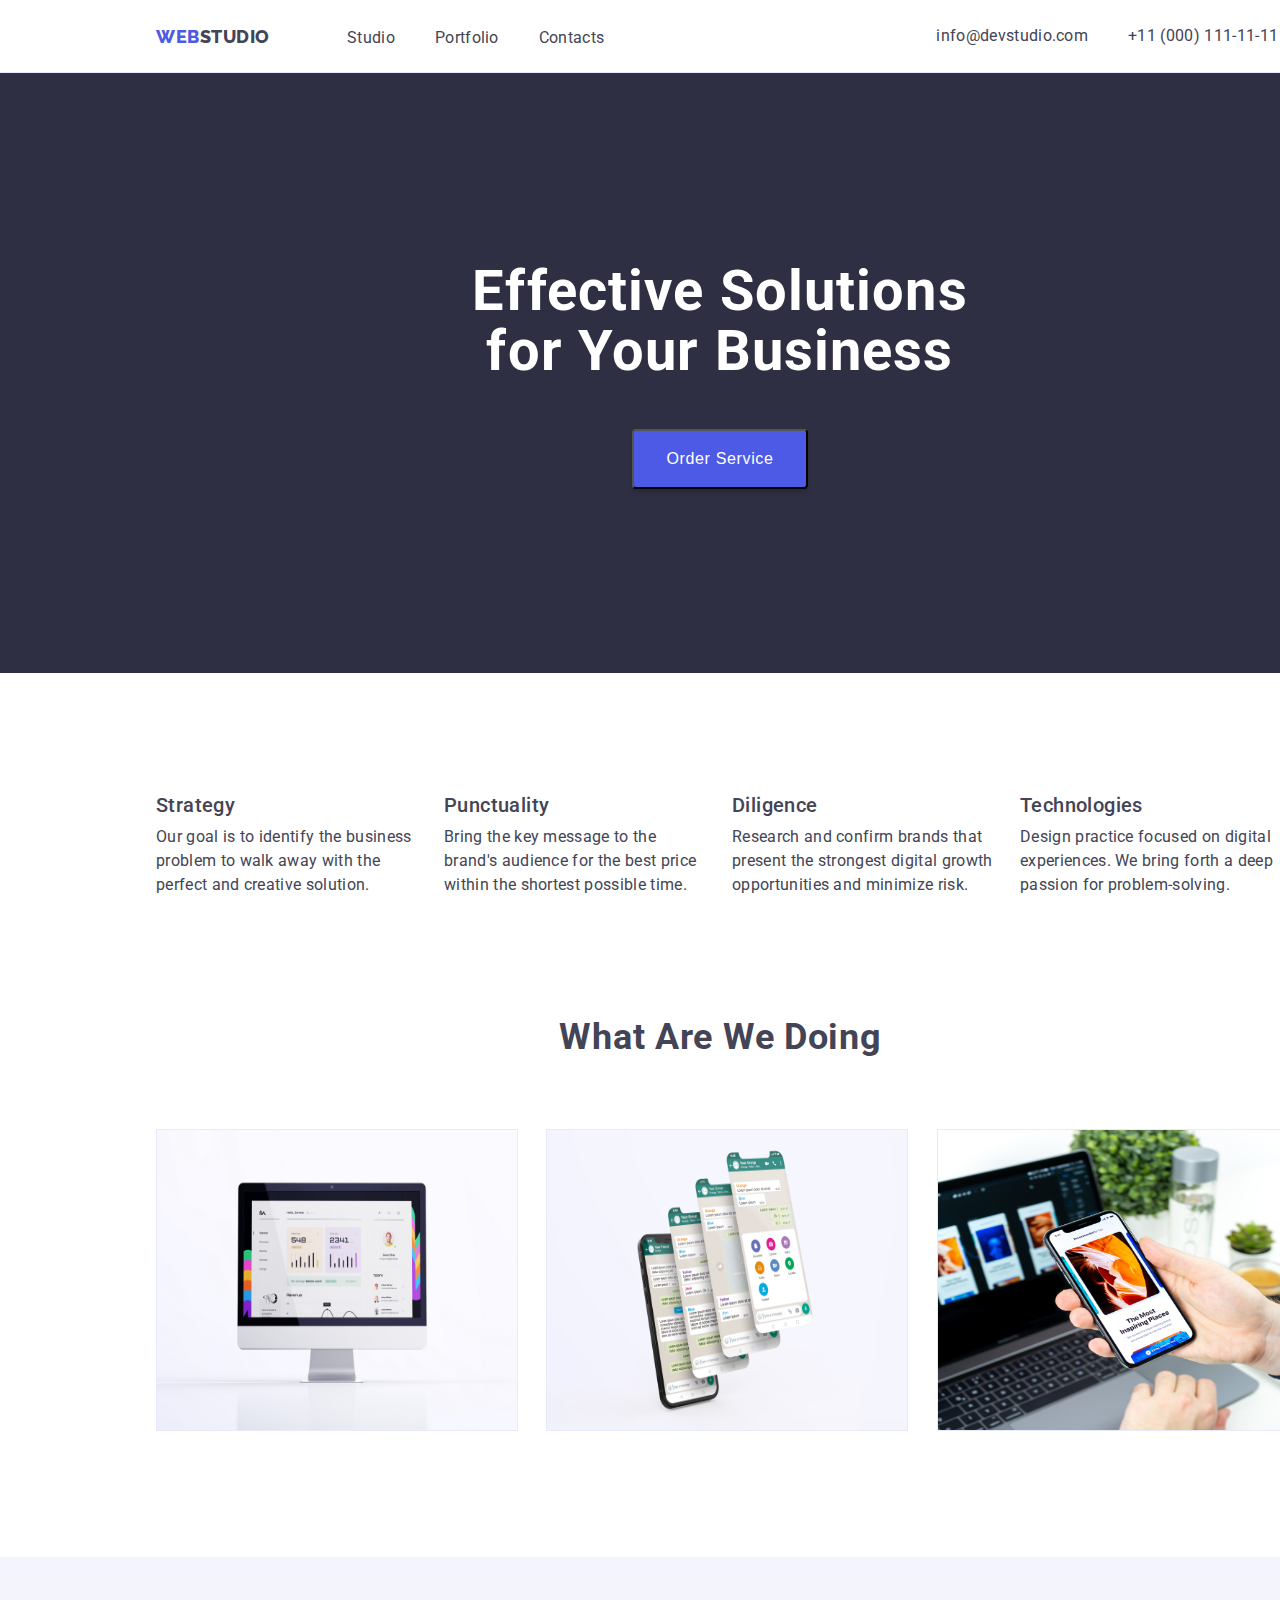
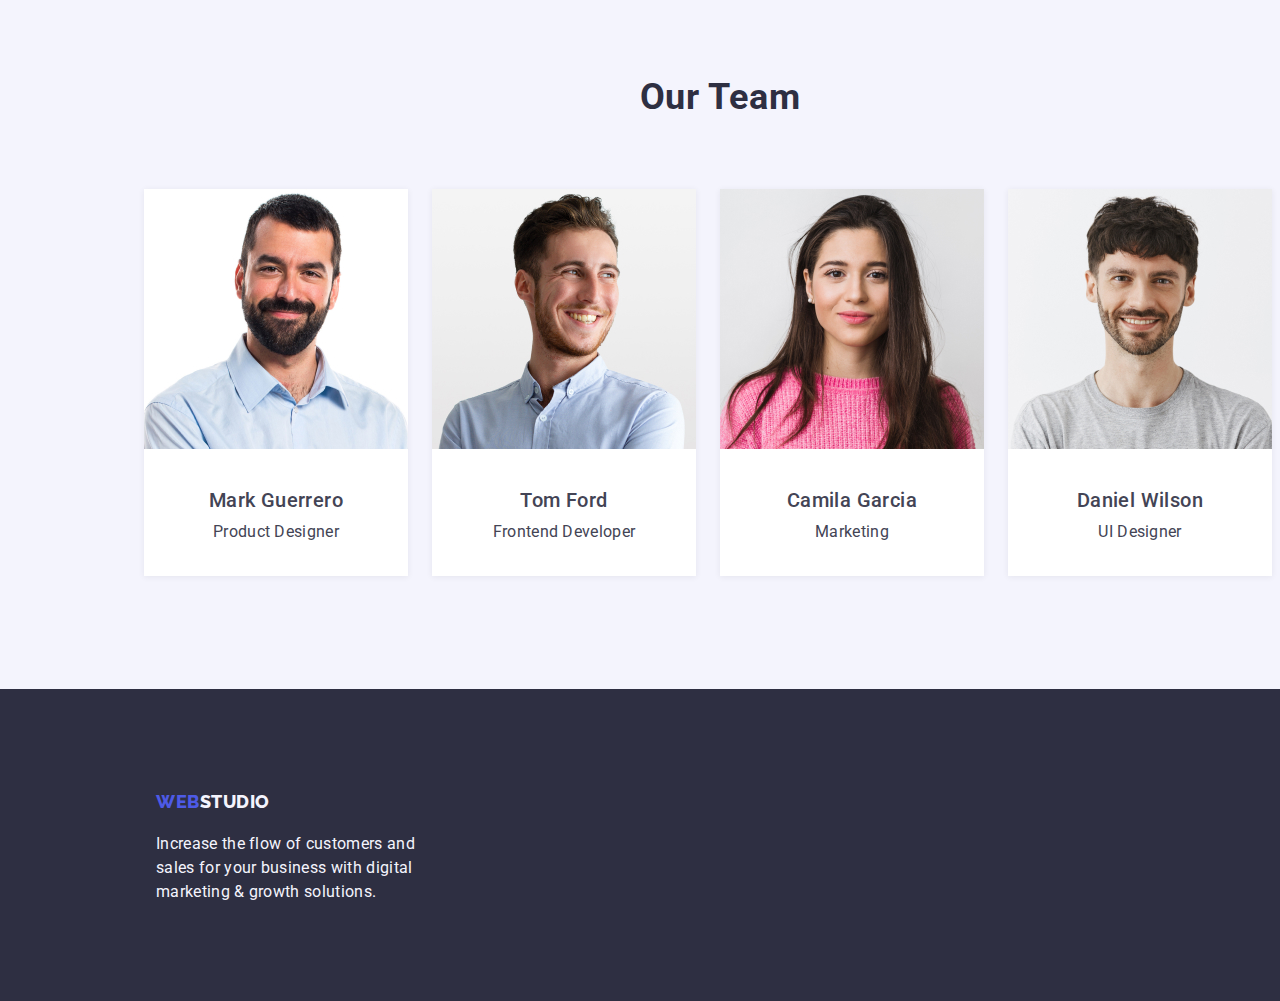
<file: index.html>
<!DOCTYPE html>
<html lang="en">
  <head>
    <meta charset="UTF-8" />
    <meta http-equiv="X-UA-Compatible" content="IE=edge" />
    <meta name="viewport" content="width=device-width, initial-scale=1.0" />
    <link rel="preconnect" href="https://fonts.googleapis.com" />
    <link rel="preconnect" href="https://fonts.gstatic.com" crossorigin />
    <link
      href="https://fonts.googleapis.com/css2?family=Raleway:wght@800&family=Roboto:wght@400;500;700;900&display=swap"
      rel="stylesheet"
    />
    <title>Document</title>
    <link rel="stylesheet" href="css/styles.css" />
  </head>

  <body>
    <header>
      <p class="header-sitename">
        <a href="index.html"><span class="header-span">WEB</span>STUDIO</a>
      </p>
      <nav>
        <ul class="header-nav">
          <li><a href="index.html" rel="Home Page">Studio</a></li>
          <li><a href="portfolio.html" rel="Portfolio">Portfolio</a></li>
          <li><a href="#Contacts">Contacts</a></li>
        </ul>
      </nav>
      <ul class="header-contact">
        <li><a href="mailto:info@devstudio.com">info@devstudio.com</a></li>
        <li><a href="tel:+110001111111">+11 (000) 111-11-11</a></li>
      </ul>
    </header>

    <main>
      <section class="splash-header">
        <h1>Effective Solutions for Your Business</h1>
        <button type="button">Order Service</button>
      </section>

      <section class="what-are-we-doing">
        <div class="wawd-corevalues">
          <ul>
            <li>
              <h3>Strategy</h3>
              <p>
                Our goal is to identify the business problem to walk away with
                the perfect and creative solution.
              </p>
            </li>
            <li>
              <h3>Punctuality</h3>
              <p>
                Bring the key message to the brand's audience for the best price
                within the shortest possible time.
              </p>
            </li>
            <li>
              <h3>Diligence</h3>
              <p>
                Research and confirm brands that present the strongest digital
                growth opportunities and minimize risk.
              </p>
            </li>
            <li>
              <h3>Technologies</h3>
              <p>
                Design practice focused on digital experiences. We bring forth a
                deep passion for problem-solving.
              </p>
            </li>
          </ul>
        </div>

        <div class="wawd-images">
          <h2>What are we doing</h2>
          <ul>
            <li><img src="images/wawd-img1.jpg" alt="desktop monitor" /></li>
            <li><img src="images/wawd-img2.jpg" alt="phone screen layer" /></li>
            <li>
              <img src="images/wawd-img3.jpg" alt="man holding a phone" />
            </li>
          </ul>
        </div>
      </section>

      <section class="our-team">
        <h2>Our Team</h2>
        <ul>
          <li>
            <img src="images/ourteam-markguererro.jpg" alt="mark guerrero" />
            <h3>Mark Guerrero</h3>
            <p>Product Designer</p>
          </li>
          <li>
            <img src="images/ourteam-tomford.jpg" alt="tom ford" />
            <h3>Tom Ford</h3>
            <p>Frontend Developer</p>
          </li>
          <li>
            <img src="images/ourteam-camilagarcia.jpg" alt="camila garcia" />
            <h3>Camila Garcia</h3>
            <p>Marketing</p>
          </li>
          <li>
            <img src="images/ourteam-danielwilson.jpg" alt="daniel wilson" />
            <h3>Daniel Wilson</h3>
            <p>UI Designer</p>
          </li>
        </ul>
      </section>
    </main>

    <footer>
      <p class="footer-sitename">
        <a href="index.html"><span class="footer-span">WEB</span>STUDIO</a>
      </p>
      <p class="footer-text">
        Increase the flow of customers and sales for your business with digital
        marketing & growth solutions.
      </p>
    </footer>
  </body>
</html>
</file>
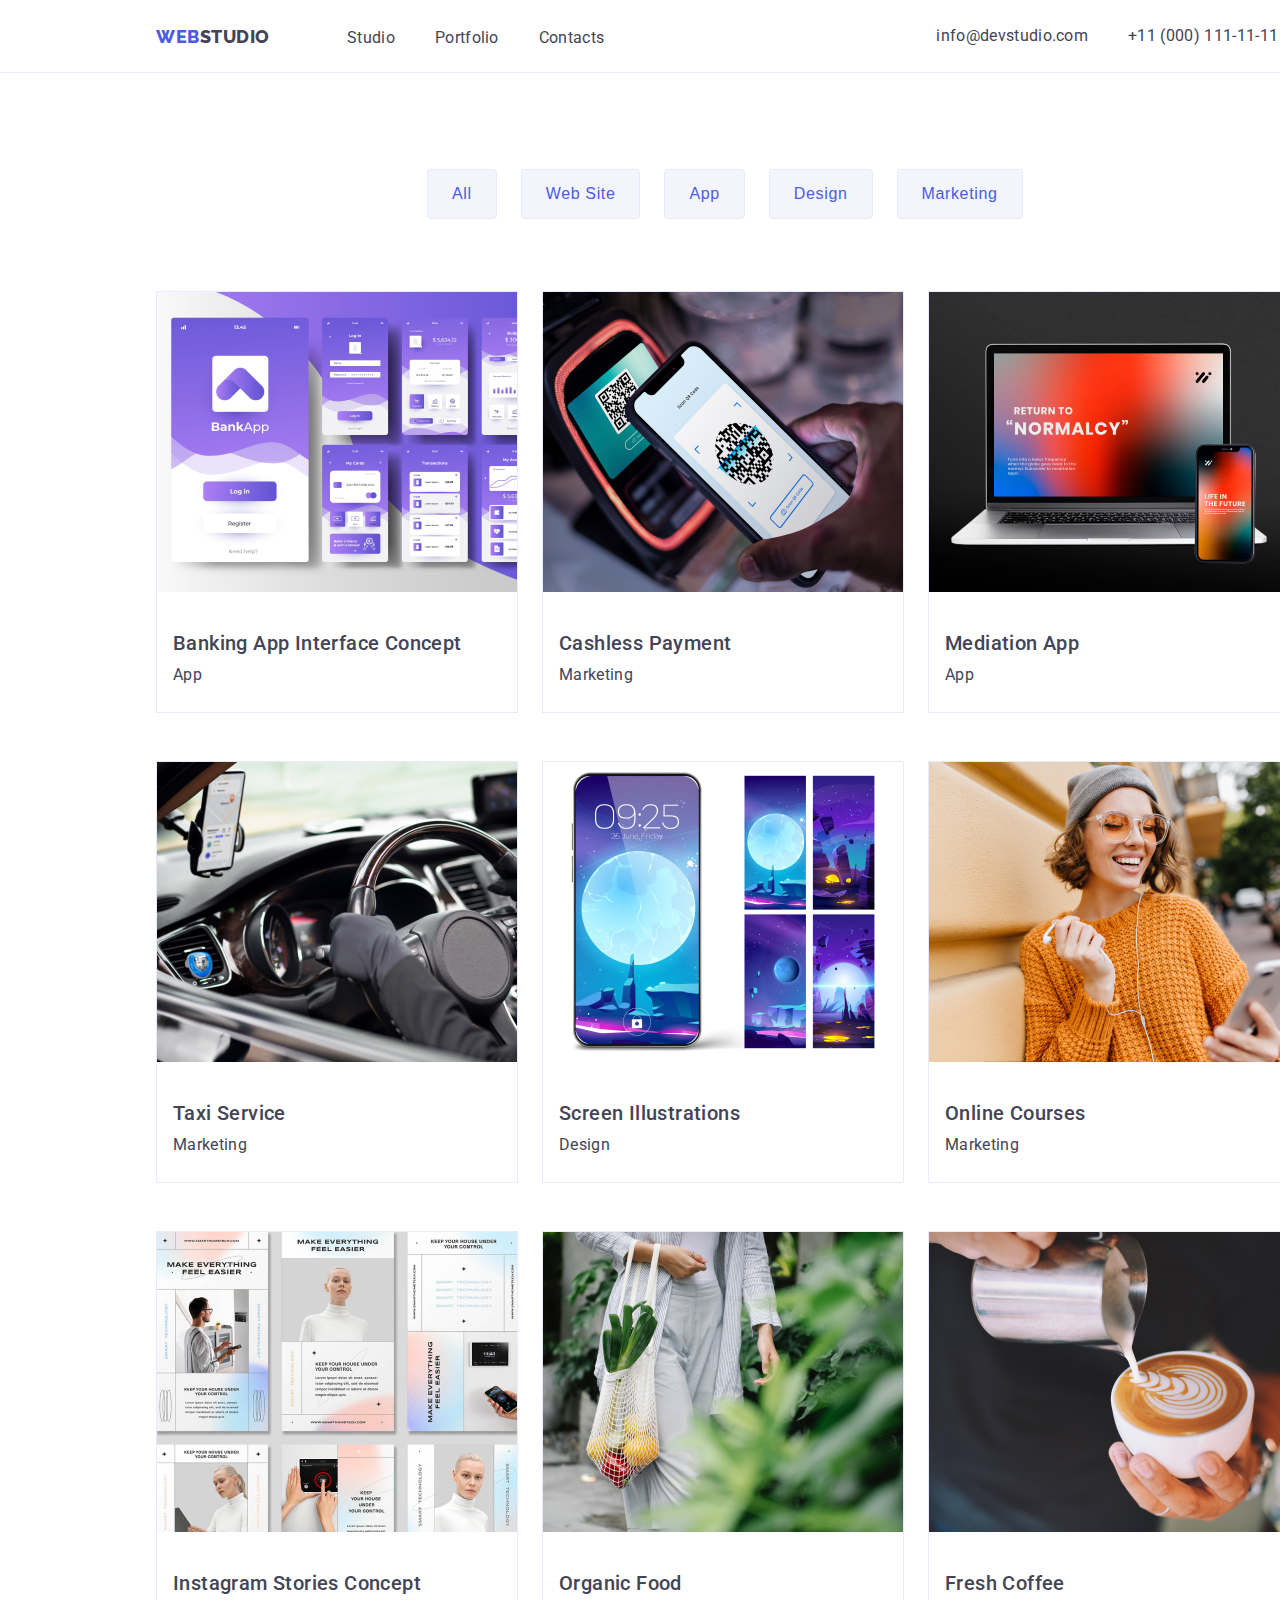
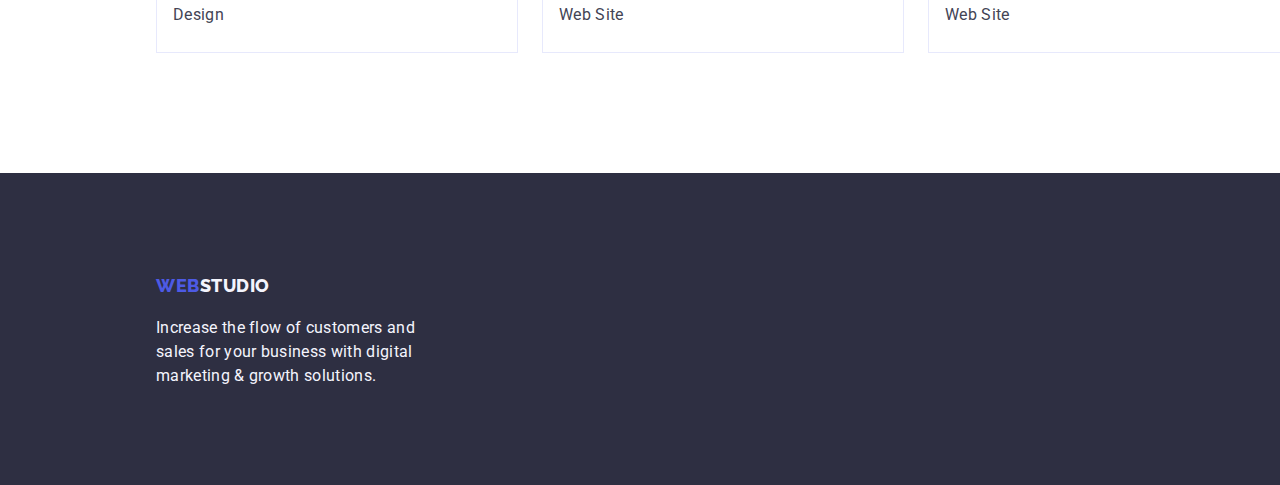
<file: portfolio.html>
<!DOCTYPE html>
<html lang="en">
  <head>
    <meta charset="UTF-8" />
    <meta name="viewport" content="width=device-width, initial-scale=1.0" />
    <link rel="preconnect" href="https://fonts.googleapis.com" />
    <link rel="preconnect" href="https://fonts.gstatic.com" crossorigin />
    <link
      href="https://fonts.googleapis.com/css2?family=Raleway:wght@800&family=Roboto:wght@400;500;700;900&display=swap"
      rel="stylesheet"
    />
    <title>Portfolio</title>
    <link rel="stylesheet" href="css/styles.css" />
  </head>

  <body>
    <header>
      <p class="header-sitename">
        <a href="index.html"><span class="header-span">WEB</span>STUDIO</a>
      </p>
      <nav>
        <ul class="header-nav">
          <li><a href="index.html" rel="Home Page">Studio</a></li>
          <li><a href="portfolio.html" rel="Portfolio">Portfolio</a></li>
          <li><a href="#Contacts">Contacts</a></li>
        </ul>
      </nav>
      <ul class="header-contact">
        <li><a href="mailto:info@devstudio.com">info@devstudio.com</a></li>
        <li><a href="tel:+110001111111">+11 (000) 111-11-11</a></li>
      </ul>
    </header>

    <main>
      <div class="portfolio-filter">
        <button class="all" type="button">All</button>
        <button class="website" type="button">Web Site</button>
        <button class="app" type="button">App</button>
        <button class="design" type="button">Design</button>
        <button class="marketing" type="button">Marketing</button>
      </div>

      <section class="portfolio-images">
        <ul>
          <li class="app">
            <img
              src="images/imgbanking.jpg"
              alt="banking app interface concept"
            />
            <h3>Banking App Interface Concept</h3>
            <p>App</p>
          </li>
          <li class="marketing">
            <img src="images/imgcashless.jpg" alt="cashless payment" />
            <h3>Cashless Payment</h3>
            <p>Marketing</p>
          </li>
          <li class="app">
            <img src="images/imgmeditation.jpg" alt="mediation app" />
            <h3>Mediation App</h3>
            <p>App</p>
          </li>
          <li class="marketing">
            <img src="images/imgtaxi.jpg" alt="taxi service" />
            <h3>Taxi Service</h3>
            <p>Marketing</p>
          </li>
          <li class="design">
            <img src="images/imgscreenillustr.jpg" alt="screen illustrations" />
            <h3>Screen Illustrations</h3>
            <p>Design</p>
          </li>
          <li class="marketing">
            <img src="images/imgonlinecourses.jpg" alt="online courses" />
            <h3>Online Courses</h3>
            <p>Marketing</p>
          </li>
          <li class="design">
            <img
              src="images/imginstagramstories.jpg"
              alt="instagram stories concept"
            />
            <h3>Instagram Stories Concept</h3>
            <p>Design</p>
          </li>
          <li>
            <img src="images/imgorganicfood.jpg" alt="organic food" />
            <h3>Organic Food</h3>
            <p>Web Site</p>
          </li>
          <li class="website">
            <img src="images/imgfreshcoffee.jpg" alt="fresh coffee" />
            <h3>Fresh Coffee</h3>
            <p>Web Site</p>
          </li>
        </ul>
      </section>
    </main>

    <footer>
      <p class="footer-sitename">
        <a href="index.html"><span class="footer-span">WEB</span>STUDIO</a>
      </p>
      <p class="footer-text">
        Increase the flow of customers and sales for your business with digital
        marketing & growth solutions.
      </p>
    </footer>
  </body>
</html>
</file>
<file: css/styles.css>
/* GENERAL OR GLOBAL SELECTORS */
body {
  color: #434455;
  font-family: Roboto, sans-serif;
  font-size: 16px;
  font-style: normal;
  font-weight: 400;
  line-height: 24px; /* 150% */
  letter-spacing: 0.02em;
  width: 1440px;
  margin: auto;
}

ul {
  list-style: none;
  padding: 0px;
  margin: 0px;
}

h2 {
  text-align: center;
  font-size: 36px;
  font-style: normal;
  font-weight: 700;
  line-height: 40px; /* 111.111% */
  letter-spacing: 0.02em;
  margin: 0px;
  text-transform: capitalize;
}

h3 {
  font-size: 20px;
  font-style: normal;
  font-weight: 500;
  line-height: 24px; /* 120% */
  letter-spacing: 0.02em;
}

p {
  margin: 0px;
}

button {
  cursor: pointer;
}

/* WEBSITE HEADER SECTION */
header {
  width: 1440px;
  height: 72px;
  border-bottom: 1px solid #e7e9fc;
  display: inline-flex;
}

header a {
  text-decoration: none;
  color: #434455;
}

header p {
  font-family: Raleway, sans-serif;
  font-size: 18px;
  font-weight: 800;
  line-height: 21px;
  letter-spacing: 0.54px;
  text-transform: uppercase;
  color: #2e2f42;
}

header li {
  padding-right: 40px;
}

header ul a:hover,
header ul a:focus {
  color: #404bbf;
}

header nav a:hover,
header nav a:focus {
  border-bottom: 3px solid #404bbf;
}

.header-sitename {
  padding-top: 25.5px;
  padding-left: 156px;
  justify-content: flex-start;
  width: 115px;
  align-items: center;
}

.header-nav {
  padding-top: 25.5px;
  padding-left: 76px;
}

.header-span {
  color: #4d5ae5;
}

.header-contact {
  padding-left: 292px;
}

.header-nav,
.header-contact {
  display: flex;
  align-items: center;
  margin: 0;
}

.header-contact a {
  color: #434455;
}

/* WEBSITE FOOTER SECTION */
footer {
  background: var(--NAVY-BLUE, #2e2f42);
  color: var(--CLOUD, #f4f4fd);
  height: 312px;
}

footer a {
  text-decoration: none;
  color: var(--CLOUD, #f4f4fd);
  font-family: Raleway;
  font-size: 18px;
  font-weight: 800;
  line-height: 21px;
  letter-spacing: 0.54px;
  text-transform: uppercase;
}

footer p {
  padding-left: 156px;
}

.footer-span {
  color: #4d5ae5;
}

.footer-sitename {
  padding-top: 101.5px;
}

.footer-text {
  padding-top: 17.5px;
  width: 264px;
}

/* INDEX - BODY SECTION */
/* SPLASH HEADER */
.splash-header {
  text-align: center;
  color: white;
  background: var(--NAVY-BLUE, #2e2f42);
  height: 600px;
  margin: 0;
}

.splash-header h1 {
  margin: 0;
  font-size: 56px;
  padding: 188px 472px 48px 472px;
  line-height: 60px;
  letter-spacing: 0.02em;
  font-weight: 700;
}

.splash-header button {
  border-radius: 4px;
  background: var(--IRIS, #4d5ae5);
  box-shadow: 0px 4px 4px 0px rgba(0, 0, 0, 0.15);
  display: inline-flex;
  padding: 16px 32px;
  align-items: flex-start;
  gap: 10px;
  color: var(--WHITE, #fff);
}

.splash-header button,
.portfolio-filter button {
  font-size: 16px;
  font-style: normal;
  font-weight: 500;
  line-height: 24px; /* 150% */
  letter-spacing: 0.64px;
}

.splash-header button:hover,
.portfolio-filter button:hover,
.splash-header button:focus,
.portfolio-filter button:focus {
  background: var(--OCEAN, #404bbf);
  color: var(--WHITE, #fff);
}

/* INDEX - BODY SECTION */
/* WHAT ARE WE DOING */
.what-are-we-doing {
  padding-top: 120px;
  margin-left: 156px;
  margin-bottom: 120px;
  padding: 0;
}

.wawd-corevalues ul {
  display: inline-flex;
  justify-content: center;
}

.wawd-corevalues h3 {
  margin: 0px 24px 8px 0px;
  padding-top: 120px;
}

.wawd-corevalues p {
  justify-content: center;
  align-items: flex-start;
  width: 264px;
  margin: 0px 24px 0px 0px;
}
.wawd-images h2 {
  margin: 120px 0px 72px 0px;
  padding-left: 403px;
  width: 323px;
  text-wrap: nowrap;
}

.wawd-images li {
  display: inline-flex;
  justify-content: center;
  margin-right: 24px;
  border: 1px solid #e7e9fc;
}

.wawd-images img {
  width: 360px;
  height: 300px;
}

/* INDEX - BODY SECTION */
/* OUR TEAM */
.our-team {
  width: 1440px;
  height: 492px;
  background-color: #f4f4fd;
  padding-top: 120px;
  padding-bottom: 120px;
  margin: 0px;
  text-align: center;
}
.our-team h2 {
  color: var(--NAVY-BLUE, #2e2f42);
  text-align: center;
}

.our-team h3 {
  margin: 0px;
  padding-top: 32px;
}

.our-team ul {
  display: flex;
  justify-content: center;
  padding-top: 72px;
  margin: 0px;
}

.our-team li {
  background-color: #ffffff;
  margin-right: 24px;
  padding-bottom: 32px;
  box-shadow: 0px 2px 1px 0px #2e2f4214;
  box-shadow: 0px 1px 1px 0px #2e2f4229;
  box-shadow: 0px 1px 6px 0px #2e2f4214;
}

.our-team p {
  padding-top: 8px;
}

/*SITE PORTFOLIO PAGE */
/* BUTTONS */
.portfolio-filter {
  display: inline-flex;
  padding-top: 96px;
  padding-left: 427px;
  padding-bottom: 72px;
}

.portfolio-filter button {
  border-radius: 4px;
  border: 1px solid var(--CORNFLOWER, #e7e9fc);
  background: var(--CLOUD, #f4f4fd);
  display: flex;
  padding: 12px 24px;
  justify-content: center;
  align-items: center;
  color: var(--IRIS, #4d5ae5);
  text-align: center;
  margin-right: 24px;
}

/*SITE PORTFOLIO PAGE */
/* CARDS/IMAGES */
.portfolio-images {
  width: 1440px;
  display: flex;
  padding-left: 156px;
}

.portfolio-images h3 {
  margin: 0px;
  padding-top: 32px;
  padding-left: 16px;
}

.portfolio-images img {
  width: 360px;
  height: 300px;
  flex-shrink: 0;
}

.portfolio-images ul {
  display: flex;
  flex-wrap: wrap;
}

.portfolio-images li {
  background-color: #ffffff;
  margin-right: 24px;
  border: 1px solid #e7e9fc;
  width: 360px;
  height: 420px;
}

.portfolio-images li:nth-of-type(3n + 1) {
  margin-bottom: 48px;
}

.portfolio-images li:last-child {
  margin-bottom: 120px;
}

.portfolio-images p {
  margin: 0px;
  padding-top: 8px;
  padding-left: 16px;
  padding-bottom: 32px;
}
</file>
